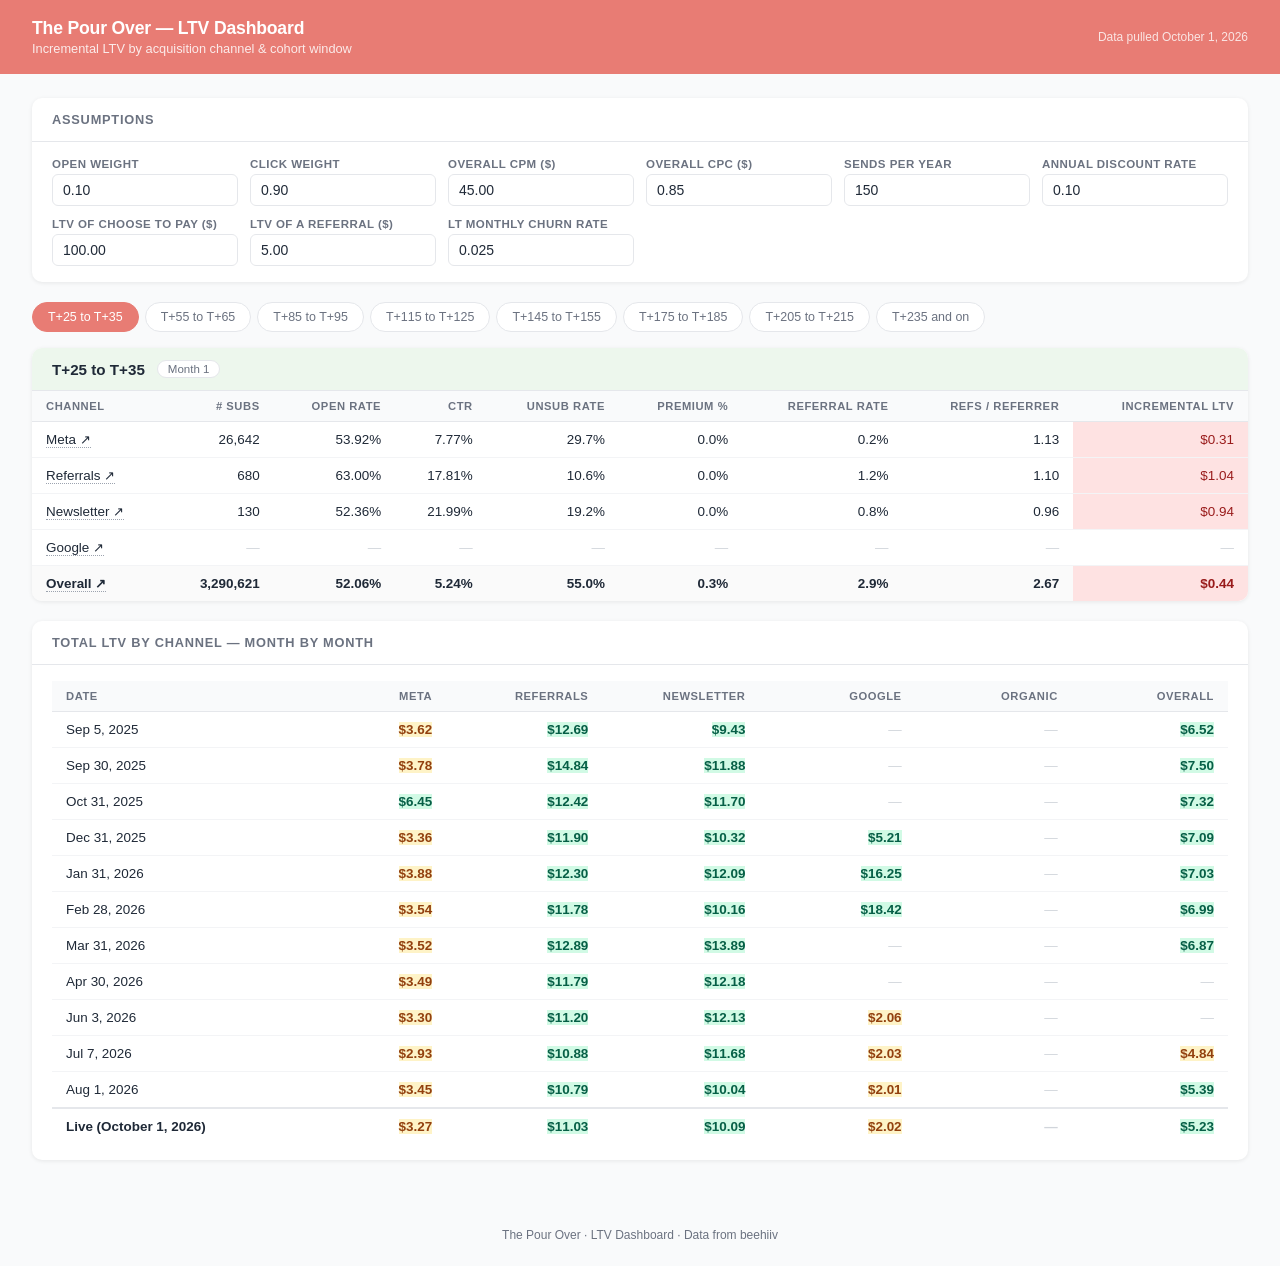
<file: index.html>
<!DOCTYPE html>
<html lang="en">
<head>
  <meta charset="UTF-8">
  <meta name="viewport" content="width=device-width, initial-scale=1.0">
  <title>The Pour Over — LTV Dashboard</title>
  <style>
    :root {
      --salmon: #E87C74;
      --salmon-light: #fdf2f1;
      --green-light: #edf7ed;
      --border: #e5e7eb;
      --text: #1f2937;
      --subtle: #6b7280;
      --bg: #f9fafb;
    }
    * { box-sizing: border-box; margin: 0; padding: 0; }
    body { font-family: -apple-system, BlinkMacSystemFont, 'Segoe UI', Roboto, sans-serif; background: var(--bg); color: var(--text); font-size: 14px; }

    header {
      background: var(--salmon);
      color: white;
      padding: 18px 32px;
      display: flex;
      align-items: center;
      justify-content: space-between;
    }
    header h1 { font-size: 1.1rem; font-weight: 700; letter-spacing: -0.01em; }
    header p { font-size: 0.8rem; opacity: 0.85; margin-top: 2px; }
    .updated { font-size: 0.75rem; opacity: 0.8; }

    .container { max-width: 1400px; margin: 0 auto; padding: 24px 32px; }

    /* Assumptions */
    .card { background: white; border-radius: 10px; box-shadow: 0 1px 4px rgba(0,0,0,0.08); margin-bottom: 20px; overflow: hidden; }
    .card-header { padding: 14px 20px; border-bottom: 1px solid var(--border); display: flex; align-items: center; gap: 10px; }
    .card-header h2 { font-size: 0.8rem; font-weight: 700; text-transform: uppercase; letter-spacing: 0.06em; color: var(--subtle); }
    .card-body { padding: 16px 20px; }

    .assumptions-grid {
      display: grid;
      grid-template-columns: repeat(auto-fill, minmax(160px, 1fr));
      gap: 12px;
    }
    .assumption-item label {
      display: block;
      font-size: 0.72rem;
      font-weight: 600;
      color: var(--subtle);
      margin-bottom: 4px;
      text-transform: uppercase;
      letter-spacing: 0.04em;
    }
    .assumption-item input {
      width: 100%;
      padding: 7px 10px;
      border: 1px solid var(--border);
      border-radius: 6px;
      font-size: 0.875rem;
      color: var(--text);
      transition: border-color 0.15s;
    }
    .assumption-item input:focus { outline: none; border-color: var(--salmon); box-shadow: 0 0 0 3px rgba(232,124,116,0.12); }

    /* Tabs */
    .tabs { display: flex; gap: 6px; margin-bottom: 16px; flex-wrap: wrap; }
    .tab {
      padding: 7px 15px;
      border-radius: 20px;
      border: 1.5px solid var(--border);
      background: white;
      cursor: pointer;
      font-size: 0.78rem;
      font-weight: 500;
      color: var(--subtle);
      transition: all 0.15s;
      white-space: nowrap;
    }
    .tab.active { background: var(--salmon); color: white; border-color: var(--salmon); }
    .tab:hover:not(.active) { border-color: var(--salmon); color: var(--salmon); }

    /* Detail table */
    .section-header {
      background: var(--green-light);
      padding: 12px 20px;
      display: flex;
      align-items: center;
      gap: 12px;
      border-bottom: 1px solid var(--border);
    }
    .section-header h3 { font-size: 0.95rem; font-weight: 700; }
    .badge {
      background: white;
      border: 1px solid var(--border);
      border-radius: 12px;
      padding: 2px 10px;
      font-size: 0.72rem;
      color: var(--subtle);
      font-weight: 500;
    }

    table { width: 100%; border-collapse: collapse; }
    thead tr { background: #f9fafb; }
    th {
      padding: 9px 14px;
      text-align: right;
      font-size: 0.7rem;
      font-weight: 700;
      color: var(--subtle);
      text-transform: uppercase;
      letter-spacing: 0.05em;
      border-bottom: 1px solid var(--border);
      white-space: nowrap;
    }
    th:first-child { text-align: left; }
    td { padding: 10px 14px; font-size: 0.84rem; text-align: right; border-bottom: 1px solid #f3f4f6; }
    td:first-child { text-align: left; font-weight: 500; }
    tr:last-child td { border-bottom: none; }
    tr.row-overall { background: #fafafa; }
    tr.row-overall td { font-weight: 600; }
    tr:hover td { background: var(--salmon-light); }
    tr.row-overall:hover td { background: #f0f0f0; }

    .zero { color: #d1d5db; }
    .ltv-cell { color: #059669; font-weight: 700; font-size: 0.9rem; }

    /* Summary table */
    .summary-wrap { overflow-x: auto; }
    .summary-table th:not(:first-child) { min-width: 110px; }
    .summary-channel { font-weight: 600; white-space: nowrap; }
    a.seg-link { color: inherit; text-decoration: none; border-bottom: 1px dotted #9ca3af; }
    a.seg-link:hover { color: #2563eb; border-bottom-color: #2563eb; }

    /* Color scale for LTV */
    .ltv-hi { background: #d1fae5 !important; color: #065f46 !important; }
    .ltv-mid { background: #fef3c7 !important; color: #92400e !important; }
    .ltv-lo { background: #fee2e2 !important; color: #991b1b !important; }

    .footer { text-align: center; padding: 24px; font-size: 0.75rem; color: var(--subtle); }
  </style>
</head>
<body>

<header>
  <div>
    <h1>The Pour Over — LTV Dashboard</h1>
    <p>Incremental LTV by acquisition channel &amp; cohort window</p>
  </div>
  <span class="updated">Data pulled October 1, 2026</span>
</header>

<div class="container">

  <!-- Assumptions -->
  <div class="card">
    <div class="card-header"><h2>Assumptions</h2></div>
    <div class="card-body">
      <div class="assumptions-grid">
        <div class="assumption-item">
          <label>Open Weight</label>
          <input type="number" id="openWeight" value="0.10" step="0.01" min="0" max="1" onchange="render()">
        </div>
        <div class="assumption-item">
          <label>Click Weight</label>
          <input type="number" id="clickWeight" value="0.90" step="0.01" min="0" max="1" onchange="render()">
        </div>
        <div class="assumption-item">
          <label>Overall CPM ($)</label>
          <input type="number" id="CPM" value="45.00" step="0.01" min="0" onchange="render()">
        </div>
        <div class="assumption-item">
          <label>Overall CPC ($)</label>
          <input type="number" id="CPC" value="0.85" step="0.01" min="0" onchange="render()">
        </div>
        <div class="assumption-item">
          <label>Sends Per Year</label>
          <input type="number" id="sendsPerYear" value="150" step="1" min="0" onchange="render()">
        </div>
        <div class="assumption-item">
          <label>Annual Discount Rate</label>
          <input type="number" id="discountRate" value="0.10" step="0.01" min="0" onchange="render()">
        </div>
        <div class="assumption-item">
          <label>LTV of Choose to Pay ($)</label>
          <input type="number" id="premiumLTV" value="100.00" step="1" min="0" onchange="render()">
        </div>
        <div class="assumption-item">
          <label>LTV of a Referral ($)</label>
          <input type="number" id="referralLTV" value="5.00" step="0.01" min="0" onchange="render()">
        </div>
        <div class="assumption-item">
          <label>LT Monthly Churn Rate</label>
          <input type="number" id="ltChurnRate" value="0.025" step="0.001" min="0" onchange="render()">
        </div>
      </div>
    </div>
  </div>

  <!-- Detail view -->
  <div class="tabs" id="tabs"></div>
  <div class="card" id="detailCard" style="margin-bottom:20px;">
    <div id="detailContent"></div>
  </div>

  <!-- Total LTV by Channel -->
  <div class="card" style="margin-bottom:20px;">
    <div class="card-header"><h2>Total LTV by Channel — Month by Month</h2></div>
    <div class="card-body summary-wrap">
      <table class="summary-table" id="totalLtvTable"></table>
    </div>
  </div>

</div>

<div class="footer">The Pour Over · LTV Dashboard · Data from beehiiv</div>

<script>
const timeWindows = [
  { name: "T+25 to T+35", month: 1, channels: [
    { channel: "Meta", subs: 26642, openRate: 0.5392, CTR: 0.0777, unsubRate: 0.297, premiumRate: 0.0, referralRate: 0.002, refsPerReferrer: 1.13, segUrl: "https://app.beehiiv.com/segments/6c3b3d61-d824-4d9c-9fdb-918279a1f93b/edit" },
    { channel: "Referrals", subs: 680, openRate: 0.63, CTR: 0.1781, unsubRate: 0.106, premiumRate: 0.0, referralRate: 0.012, refsPerReferrer: 1.1, segUrl: "https://app.beehiiv.com/segments/41f390a9-9c78-4912-8a7a-ceda870bfa25/edit" },
    { channel: "Newsletter", subs: 130, openRate: 0.5236, CTR: 0.2199, unsubRate: 0.192, premiumRate: 0.0, referralRate: 0.008, refsPerReferrer: 0.96, segUrl: "https://app.beehiiv.com/segments/277dbbd1-1612-423f-934a-e31f247a8452/edit" },
    { channel: "Google", subs: 0, openRate: 0.0, CTR: 0.0, unsubRate: 0.0, premiumRate: 0.0, referralRate: 0.0, refsPerReferrer: 0, segUrl: "https://app.beehiiv.com/segments/58db8f4a-8375-4c8c-aa08-04d76ddf64bd/edit" },
    { channel: "Overall", subs: 3290621, openRate: 0.5206, CTR: 0.0524, unsubRate: 0.55, premiumRate: 0.003, referralRate: 0.029, refsPerReferrer: 2.67, segUrl: "https://app.beehiiv.com/segments/903a0b2c-df83-4af2-b48c-dbe47f617925/edit", isOverall: true },
  ]},
  { name: "T+55 to T+65", month: 2, channels: [
    { channel: "Meta", subs: 21185, openRate: 0.5234, CTR: 0.0651, unsubRate: 0.322, premiumRate: 0.0, referralRate: 0.002, refsPerReferrer: 1.35, segUrl: "https://app.beehiiv.com/segments/53a5f291-de50-4346-8861-d22bb5fb139e/edit" },
    { channel: "Referrals", subs: 510, openRate: 0.6368, CTR: 0.1699, unsubRate: 0.118, premiumRate: 0.0, referralRate: 0.012, refsPerReferrer: 2.29, segUrl: "https://app.beehiiv.com/segments/ebab7836-f7dd-42ae-ab95-f366a8e1c221/edit" },
    { channel: "Newsletter", subs: 160, openRate: 0.5589, CTR: 0.1254, unsubRate: 0.294, premiumRate: 0.0, referralRate: 0.0, refsPerReferrer: 0, segUrl: "https://app.beehiiv.com/segments/58d3da86-8e56-4af4-8a17-f3b5a6e3153c/edit" },
    { channel: "Google", subs: 0, openRate: 0.0, CTR: 0.0, unsubRate: 0.0, premiumRate: 0.0, referralRate: 0.0, refsPerReferrer: 0, segUrl: "https://app.beehiiv.com/segments/2ba51541-d950-4d84-99df-0250116b7814/edit" },
    { channel: "Overall", subs: 3188548, openRate: 0.5205, CTR: 0.0523, unsubRate: 0.558, premiumRate: 0.003, referralRate: 0.029, refsPerReferrer: 2.75, segUrl: "https://app.beehiiv.com/segments/dc37662d-b5ae-4d46-bfa5-b49b947f8961/edit", isOverall: true },
  ]},
  { name: "T+85 to T+95", month: 3, channels: [
    { channel: "Meta", subs: 28331, openRate: 0.5093, CTR: 0.0606, unsubRate: 0.377, premiumRate: 0.0, referralRate: 0.003, refsPerReferrer: 1.61, segUrl: "https://app.beehiiv.com/segments/aadec63b-f0af-4217-be98-abeb42e684f9/edit" },
    { channel: "Referrals", subs: 709, openRate: 0.5904, CTR: 0.118, unsubRate: 0.161, premiumRate: 0.001, referralRate: 0.011, refsPerReferrer: 11.54, segUrl: "https://app.beehiiv.com/segments/fbffbbeb-8c57-4c94-811c-703dcb82264e/edit" },
    { channel: "Newsletter", subs: 139, openRate: 0.6217, CTR: 0.1419, unsubRate: 0.367, premiumRate: 0.014, referralRate: 0.014, refsPerReferrer: 2.06, segUrl: "https://app.beehiiv.com/segments/27a0aa37-cd0a-4de9-8aa1-3591f0de4f1f/edit" },
    { channel: "Google", subs: 0, openRate: 0.0, CTR: 0.0, unsubRate: 0.0, premiumRate: 0.0, referralRate: 0.0, refsPerReferrer: 0, segUrl: "https://app.beehiiv.com/segments/87cdf438-9fec-4c50-8ffa-18b84be1d5ad/edit" },
    { channel: "Overall", subs: 33139, openRate: 0.5157, CTR: 0.0693, unsubRate: 0.363, premiumRate: 0.001, referralRate: 0.004, refsPerReferrer: 2.32, segUrl: "https://app.beehiiv.com/segments/e0f6c8a0-456b-4739-8685-b87d5243ef34/edit", isOverall: true },
  ]},
  { name: "T+115 to T+125", month: 4, channels: [
    { channel: "Meta", subs: 21550, openRate: 0.5352, CTR: 0.056, unsubRate: 0.406, premiumRate: 0.001, referralRate: 0.005, refsPerReferrer: 1.82, segUrl: "https://app.beehiiv.com/segments/09d7fd51-50d1-45fa-89f3-15161d88f26c/edit" },
    { channel: "Referrals", subs: 746, openRate: 0.537, CTR: 0.1222, unsubRate: 0.229, premiumRate: 0.001, referralRate: 0.017, refsPerReferrer: 1.81, segUrl: "https://app.beehiiv.com/segments/e9e39b3f-b200-4d11-8200-81252f8c4174/edit" },
    { channel: "Newsletter", subs: 668, openRate: 0.623, CTR: 0.0725, unsubRate: 0.415, premiumRate: 0.001, referralRate: 0.004, refsPerReferrer: 1.5, segUrl: "https://app.beehiiv.com/segments/46d417d0-d806-4bf4-8405-31dcd7b0860f/edit" },
    { channel: "Google", subs: 0, openRate: 0.0, CTR: 0.0, unsubRate: 0.0, premiumRate: 0.0, referralRate: 0.0, refsPerReferrer: 0, segUrl: "https://app.beehiiv.com/segments/48c82a35-e97f-4a4f-8680-ffa18fb3819c/edit" },
    { channel: "Overall", subs: 28198, openRate: 0.5439, CTR: 0.0679, unsubRate: 0.386, premiumRate: 0.001, referralRate: 0.008, refsPerReferrer: 1.76, segUrl: "https://app.beehiiv.com/segments/ce3ff32e-f206-45f6-aaeb-2daad148a63f/edit", isOverall: true },
  ]},
  { name: "T+145 to T+155", month: 5, channels: [
    { channel: "Meta", subs: 23819, openRate: 0.4928, CTR: 0.0437, unsubRate: 0.457, premiumRate: 0.001, referralRate: 0.005, refsPerReferrer: 1.64, segUrl: "https://app.beehiiv.com/segments/5ecf62d4-ce51-4f14-8f16-aa2f5c3fb906/edit" },
    { channel: "Referrals", subs: 1593, openRate: 0.5318, CTR: 0.1007, unsubRate: 0.302, premiumRate: 0.001, referralRate: 0.015, refsPerReferrer: 2.26, segUrl: "https://app.beehiiv.com/segments/c62b4343-e0a6-41e2-ac99-0769d9f50738/edit" },
    { channel: "Newsletter", subs: 2211, openRate: 0.6587, CTR: 0.0711, unsubRate: 0.411, premiumRate: 0.004, referralRate: 0.009, refsPerReferrer: 2.16, segUrl: "https://app.beehiiv.com/segments/60ea906d-0252-4dc0-9de7-d92937753a8c/edit" },
    { channel: "Google", subs: 0, openRate: 0.0, CTR: 0.0, unsubRate: 0.0, premiumRate: 0.0, referralRate: 0.0, refsPerReferrer: 0, segUrl: "https://app.beehiiv.com/segments/eb379eea-c8da-497d-a1ba-02425d18bcb2/edit" },
    { channel: "Overall", subs: 30459, openRate: 0.5124, CTR: 0.0538, unsubRate: 0.434, premiumRate: 0.001, referralRate: 0.007, refsPerReferrer: 1.76, segUrl: "https://app.beehiiv.com/segments/19a9009d-d2de-4c8b-9caa-3d48a8b4aab1/edit", isOverall: true },
  ]},
  { name: "T+175 to T+185", month: 6, channels: [
    { channel: "Meta", subs: 13929, openRate: 0.4977, CTR: 0.0419, unsubRate: 0.481, premiumRate: 0.001, referralRate: 0.005, refsPerReferrer: 1.75, segUrl: "https://app.beehiiv.com/segments/a0fd1b94-68fe-48db-806d-85443f352aa6/edit" },
    { channel: "Referrals", subs: 1112, openRate: 0.569, CTR: 0.103, unsubRate: 0.239, premiumRate: 0.001, referralRate: 0.03, refsPerReferrer: 2.04, segUrl: "https://app.beehiiv.com/segments/e990d83c-346c-40e7-9927-d11388215923/edit" },
    { channel: "Newsletter", subs: 711, openRate: 0.6482, CTR: 0.0967, unsubRate: 0.475, premiumRate: 0.007, referralRate: 0.008, refsPerReferrer: 2.11, segUrl: "https://app.beehiiv.com/segments/310a34c3-4c93-434d-9262-915e27ea83ed/edit" },
    { channel: "Google", subs: 0, openRate: 0.0, CTR: 0.0, unsubRate: 0.0, premiumRate: 0.0, referralRate: 0.0, refsPerReferrer: 0, segUrl: "https://app.beehiiv.com/segments/ab31d1da-3fbd-47a3-9c7e-f07274729329/edit" },
    { channel: "Overall", subs: 20509, openRate: 0.5207, CTR: 0.062, unsubRate: 0.448, premiumRate: 0.001, referralRate: 0.01, refsPerReferrer: 1.85, segUrl: "https://app.beehiiv.com/segments/b8e6b764-add6-44af-a61f-c6bee61d1dac/edit", isOverall: true },
  ]},
  { name: "T+205 to T+215", month: 7, channels: [
    { channel: "Meta", subs: 33108, openRate: 0.4357, CTR: 0.04, unsubRate: 0.504, premiumRate: 0.001, referralRate: 0.005, refsPerReferrer: 1.5, segUrl: "https://app.beehiiv.com/segments/1c9628ef-9039-4482-b6ed-3d91d860c02c/edit" },
    { channel: "Referrals", subs: 2071, openRate: 0.5906, CTR: 0.0952, unsubRate: 0.246, premiumRate: 0.001, referralRate: 0.038, refsPerReferrer: 2.08, segUrl: "https://app.beehiiv.com/segments/a7aec5ca-2ca9-4a57-ab40-0073d34ebd66/edit" },
    { channel: "Newsletter", subs: 1644, openRate: 0.631, CTR: 0.0736, unsubRate: 0.371, premiumRate: 0.004, referralRate: 0.018, refsPerReferrer: 1.93, segUrl: "https://app.beehiiv.com/segments/daede9ce-9744-4c60-8787-69dcdc549891/edit" },
    { channel: "Google", subs: 0, openRate: 0.0, CTR: 0.0, unsubRate: 0.0, premiumRate: 0.0, referralRate: 0.0, refsPerReferrer: 0, segUrl: "https://app.beehiiv.com/segments/b33e8f81-9ea1-4e88-8b59-c26d0958b825/edit" },
    { channel: "Overall", subs: 44142, openRate: 0.4708, CTR: 0.0543, unsubRate: 0.462, premiumRate: 0.001, referralRate: 0.01, refsPerReferrer: 1.88, segUrl: "https://app.beehiiv.com/segments/1ad8f2bf-72c9-4d2d-aafe-59bc93ca442f/edit", isOverall: true },
  ]},
  { name: "T+235 and on", month: 8, channels: [
    { channel: "Meta", subs: 1489246, openRate: 0.4537, CTR: 0.0349, unsubRate: 0.604, premiumRate: 0.001, referralRate: 0.012, refsPerReferrer: 1.89, segUrl: "https://app.beehiiv.com/segments/22a78a73-9979-46a3-ba69-c7d5c4fefebc/edit" },
    { channel: "Referrals", subs: 108450, openRate: 0.6144, CTR: 0.0855, unsubRate: 0.447, premiumRate: 0.006, referralRate: 0.055, refsPerReferrer: 2.41, segUrl: "https://app.beehiiv.com/segments/34fba5bc-2d86-41f8-aae1-620669062334/edit" },
    { channel: "Newsletter", subs: 90392, openRate: 0.6346, CTR: 0.09, unsubRate: 0.503, premiumRate: 0.006, referralRate: 0.03, refsPerReferrer: 1.88, segUrl: "https://app.beehiiv.com/segments/e84e323e-337d-4ac8-8f9c-860233cc6de7/edit" },
    { channel: "Google", subs: 15320, openRate: 0.371, CTR: 0.0457, unsubRate: 0.679, premiumRate: 0.001, referralRate: 0.006, refsPerReferrer: 3.11, segUrl: "https://app.beehiiv.com/segments/f9c4983e-23fb-4727-95fe-afa6727c2a9d/edit" },
    { channel: "Overall", subs: 2680901, openRate: 0.5223, CTR: 0.0518, unsubRate: 0.583, premiumRate: 0.003, referralRate: 0.034, refsPerReferrer: 2.71, segUrl: "https://app.beehiiv.com/segments/4fd96a2c-1b57-4655-ba48-e0d301ba6462/edit", isOverall: true },
  ]},
];

let activeWindow = 0;

function getAssumptions() {
  return {
    openWeight:   parseFloat(document.getElementById('openWeight').value)   || 0,
    clickWeight:  parseFloat(document.getElementById('clickWeight').value)  || 0,
    CPM:          parseFloat(document.getElementById('CPM').value)          || 0,
    CPC:          parseFloat(document.getElementById('CPC').value)          || 0,
    sendsPerYear: parseFloat(document.getElementById('sendsPerYear').value) || 0,
    discountRate: parseFloat(document.getElementById('discountRate').value) || 0,
    premiumLTV:   parseFloat(document.getElementById('premiumLTV').value)   || 0,
    referralLTV:  parseFloat(document.getElementById('referralLTV').value)  || 0,
    ltChurnRate:  parseFloat(document.getElementById('ltChurnRate').value)  || 0,
  };
}

// First window: standard cumulative formula
function calcLTV_first(row, month, a) {
  if (row.subs === 0) return null;
  const spm = a.sendsPerYear / 12;
  const openRev  = a.openWeight  * (a.CPM / 1000) * row.openRate * month * spm;
  const clickRev = a.clickWeight * a.CPC * row.openRate * row.CTR * month * spm;
  const refVal   = a.referralLTV * row.referralRate * row.refsPerReferrer;
  const premVal  = a.premiumLTV  * row.premiumRate;
  const gross    = openRev + clickRev + refVal + premVal;
  const net      = gross * (1 - row.unsubRate);
  return net / Math.pow(1 + a.discountRate, month / 12);
}

// Subsequent windows: incremental formula (delta vs prior window)
function calcLTV_incremental(curr, mCurr, prev, mPrev, a) {
  if (curr.subs === 0) return null;
  const spm = a.sendsPerYear / 12;
  const churnDelta = curr.unsubRate - prev.unsubRate;
  const openRev  = a.openWeight * (a.CPM / 1000) * (curr.openRate * mCurr * spm - prev.openRate * mPrev * spm);
  const clickRev = a.clickWeight * a.CPC * (curr.openRate * curr.CTR * mCurr * spm - prev.openRate * prev.CTR * mPrev * spm) * (1 - churnDelta);
  const refVal   = a.referralLTV * ((curr.referralRate * curr.refsPerReferrer) - (prev.referralRate * prev.refsPerReferrer)) * (1 - churnDelta);
  const premVal  = a.premiumLTV  * (curr.premiumRate - prev.premiumRate) * (1 - churnDelta);
  return (openRev + clickRev + refVal + premVal) / Math.pow(1 + a.discountRate, mCurr / 12);
}

// Terminal window (T+235): perpetuity formula
function calcLTV_terminal(row, month, a) {
  if (row.subs === 0) return null;
  const spm = a.sendsPerYear / 12;
  const openRev  = a.openWeight  * (a.CPM / 1000) * row.openRate * spm;
  const clickRev = a.clickWeight * a.CPC * row.openRate * row.CTR * spm;
  const refVal   = a.referralLTV * row.referralRate * row.refsPerReferrer / month;
  const premVal  = a.premiumLTV  * row.premiumRate / month;
  const gross    = openRev + clickRev + refVal + premVal;
  return gross * (1 - a.ltChurnRate) / a.discountRate;
}

function calcLTV(row, month, a, prevRow, prevMonth, isTerminal) {
  if (isTerminal) return calcLTV_terminal(row, month, a);
  if (prevRow) return calcLTV_incremental(row, month, prevRow, prevMonth, a);
  return calcLTV_first(row, month, a);
}

function ltvClass(v) {
  if (v === null) return '';
  if (v >= 5.00) return 'ltv-hi';
  if (v >= 2.00) return 'ltv-mid';
  return 'ltv-lo';
}

function pct(v) { return v === 0 ? '<span class="zero">—</span>' : (v * 100).toFixed(1) + '%'; }
function num(v) { return v === 0 ? '<span class="zero">—</span>' : v.toLocaleString(); }
function dec(v) { return v === 0 ? '<span class="zero">—</span>' : v.toFixed(2); }
function money(v) { return v === null ? '<span class="zero">—</span>' : '$' + v.toFixed(2); }

function renderTabs() {
  document.getElementById('tabs').innerHTML = timeWindows.map((w, i) =>
    `<div class="tab ${i === activeWindow ? 'active' : ''}" onclick="setWindow(${i})">${w.name}</div>`
  ).join('');
}

function setWindow(i) { activeWindow = i; renderDetail(); renderTabs(); }

function renderDetail() {
  const a = getAssumptions();
  const w = timeWindows[activeWindow];
  const prevW = activeWindow > 0 ? timeWindows[activeWindow - 1] : null;
  const rows = w.channels.map(row => {
    const prevRow = prevW ? prevW.channels.find(r => r.channel === row.channel) : null;
    const isTerminal = activeWindow === timeWindows.length - 1;
    const ltv = calcLTV(row, w.month, a, prevRow, prevW ? prevW.month : null, isTerminal);
    const empty = row.subs === 0;
    return `
      <tr class="${row.isOverall ? 'row-overall' : ''}">
        <td>${row.segUrl ? `<a class="seg-link" href="${row.segUrl}" target="_blank" rel="noopener" title="Open this segment in beehiiv">${row.channel} ↗</a>` : row.channel}</td>
        <td>${num(row.subs)}</td>
        <td>${empty ? '<span class="zero">—</span>' : (row.openRate*100).toFixed(2)+'%'}</td>
        <td>${empty ? '<span class="zero">—</span>' : (row.CTR*100).toFixed(2)+'%'}</td>
        <td>${empty ? '<span class="zero">—</span>' : (row.unsubRate*100).toFixed(1)+'%'}</td>
        <td>${empty ? '<span class="zero">—</span>' : (row.premiumRate*100).toFixed(1)+'%'}</td>
        <td>${empty ? '<span class="zero">—</span>' : (row.referralRate*100).toFixed(1)+'%'}</td>
        <td>${empty ? '<span class="zero">—</span>' : row.refsPerReferrer.toFixed(2)}</td>
        <td class="${ltvClass(ltv)}">${money(ltv)}</td>
      </tr>`;
  }).join('');

  document.getElementById('detailContent').innerHTML = `
    <div class="section-header">
      <h3>${w.name}</h3>
      <span class="badge">Month ${w.month}</span>
    </div>
    <table>
      <thead>
        <tr>
          <th>Channel</th>
          <th># Subs</th>
          <th>Open Rate</th>
          <th>CTR</th>
          <th>Unsub Rate</th>
          <th>Premium %</th>
          <th>Referral Rate</th>
          <th>Refs / Referrer</th>
          <th>${activeWindow === timeWindows.length - 1 ? 'Terminal LTV' : 'Incremental LTV'}</th>
        </tr>
      </thead>
      <tbody>${rows}</tbody>
    </table>`;
}

function renderSummary() {
  const a = getAssumptions();
  const channels = ['Meta', 'Referrals', 'Newsletter', 'Google', 'Overall'];

  const headerRow = `<tr>
    <th style="text-align:left">Channel</th>
    ${timeWindows.map(w => `<th>${w.name}</th>`).join('')}
    <th style="border-left:2px solid #d1d5db">Total LTV</th>
  </tr>`;

  const bodyRows = channels.map(ch => {
    let total = 0;
    let hasAny = false;
    const cells = timeWindows.map((w, wi) => {
      const row = w.channels.find(r => r.channel === ch);
      const prevW = wi > 0 ? timeWindows[wi - 1] : null;
      const prevRow = prevW ? prevW.channels.find(r => r.channel === ch) : null;
      const isTerminal = wi === timeWindows.length - 1;
      const ltv = row ? calcLTV(row, w.month, a, prevRow, prevW ? prevW.month : null, isTerminal) : null;
      if (ltv !== null) { total += ltv; hasAny = true; }
      return `<td class="${ltvClass(ltv)}" style="font-weight:600">${money(ltv)}</td>`;
    }).join('');
    const totalDisplay = hasAny ? '$' + total.toFixed(2) : '<span class="zero">—</span>';
    const totalClass = hasAny ? ltvClass(total / timeWindows.length) : '';
    return `<tr><td class="summary-channel">${ch}</td>${cells}<td class="${totalClass}" style="font-weight:700;border-left:2px solid #d1d5db;font-size:0.95rem">${totalDisplay}</td></tr>`;
  }).join('');

  document.getElementById('summaryTable').innerHTML = `
    <thead>${headerRow}</thead>
    <tbody>${bodyRows}</tbody>`;
}

// Historical monthly snapshots from spreadsheet
const historicalMonths = [
  { label: 'Sep 5, 2025',  note: 'Data range: all T+ windows as of 9/5/2025',   meta: 3.62,  referrals: 12.69, newsletter: 9.43,  google: null,  organic: null, overall: 6.52 },
  { label: 'Sep 30, 2025', note: 'Data range: all T+ windows as of 9/30/2025',  meta: 3.78,  referrals: 14.84, newsletter: 11.88, google: null,  organic: null, overall: 7.50 },
  { label: 'Oct 31, 2025', note: 'Data range: all T+ windows as of 10/31/2025', meta: 6.45,  referrals: 12.42, newsletter: 11.70, google: null,  organic: null, overall: 7.32 },
  { label: 'Dec 31, 2025', note: 'Data range: all T+ windows as of 12/31/2025', meta: 3.36,  referrals: 11.90, newsletter: 10.32, google: 5.21,  organic: null, overall: 7.09 },
  { label: 'Jan 31, 2026', note: 'Data range: all T+ windows as of 1/31/2026',  meta: 3.88,  referrals: 12.30, newsletter: 12.09, google: 16.25, organic: null, overall: 7.03 },
  { label: 'Feb 28, 2026', note: 'Data range: all T+ windows as of 2/28/2026',  meta: 3.54,  referrals: 11.78, newsletter: 10.16, google: 18.42, organic: null, overall: 6.99 },
  { label: 'Mar 31, 2026', note: 'Data range: all T+ windows as of 3/31/2026',  meta: 3.52,  referrals: 12.89, newsletter: 13.89, google: null,  organic: null, overall: 6.87 },
  { label: 'Apr 30, 2026', note: 'Data range: all T+ windows as of 4/30/2026',  meta: 3.49,  referrals: 11.79, newsletter: 12.18, google: null,  organic: null, overall: null },
];

// Archived live pulls: each monthly refresh's timeWindows data, kept so past
// pulls stay in the Total LTV table. Computed with the CURRENT assumptions,
// so they are apples-to-apples with the Live row (the static spreadsheet rows
// above are not). update_data.py appends the outgoing pull here on each run.
const archivedPulls = [
  { label: "Jun 3, 2026", windows: [
  { name: "T+25 to T+35", month: 1, channels: [
    { channel: "Meta",       subs: 24149,    openRate: 0.4929, CTR: 0.0674, unsubRate: 0.259, premiumRate: 0.000, referralRate: 0.003, refsPerReferrer: 1.61 },
    { channel: "Referrals",  subs: 1605,     openRate: 0.5722, CTR: 0.1655, unsubRate: 0.091, premiumRate: 0.001, referralRate: 0.008, refsPerReferrer: 2.38 },
    { channel: "Newsletter", subs: 2222,     openRate: 0.6944, CTR: 0.1036, unsubRate: 0.233, premiumRate: 0.001, referralRate: 0.005, refsPerReferrer: 1.83 },
    { channel: "Google",     subs: 0,        openRate: 0,      CTR: 0,      unsubRate: 0,     premiumRate: 0,     referralRate: 0,     refsPerReferrer: 0 },
  ]},
  { name: "T+55 to T+65", month: 2, channels: [
    { channel: "Meta",       subs: 13054,    openRate: 0.4694, CTR: 0.0551, unsubRate: 0.310, premiumRate: 0.000, referralRate: 0.003, refsPerReferrer: 1.84 },
    { channel: "Referrals",  subs: 1093,     openRate: 0.5837, CTR: 0.1385, unsubRate: 0.109, premiumRate: 0.000, referralRate: 0.019, refsPerReferrer: 1.76 },
    { channel: "Newsletter", subs: 704,      openRate: 0.6663, CTR: 0.1120, unsubRate: 0.352, premiumRate: 0.004, referralRate: 0.004, refsPerReferrer: 3.00 },
    { channel: "Google",     subs: 0,        openRate: 0,      CTR: 0,      unsubRate: 0,     premiumRate: 0,     referralRate: 0,     refsPerReferrer: 0 },
  ]},
  { name: "T+85 to T+95", month: 3, channels: [
    { channel: "Meta",       subs: 33120,    openRate: 0.4046, CTR: 0.0485, unsubRate: 0.319, premiumRate: 0.000, referralRate: 0.003, refsPerReferrer: 1.68 },
    { channel: "Referrals",  subs: 2070,     openRate: 0.5992, CTR: 0.1226, unsubRate: 0.119, premiumRate: 0.000, referralRate: 0.032, refsPerReferrer: 1.85 },
    { channel: "Newsletter", subs: 1664,     openRate: 0.6353, CTR: 0.0837, unsubRate: 0.247, premiumRate: 0.002, referralRate: 0.014, refsPerReferrer: 2.08 },
    { channel: "Google",     subs: 0,        openRate: 0,      CTR: 0,      unsubRate: 0,     premiumRate: 0,     referralRate: 0,     refsPerReferrer: 0 },
  ]},
  { name: "T+115 to T+125", month: 4, channels: [
    { channel: "Meta",       subs: 23193,    openRate: 0.4575, CTR: 0.0552, unsubRate: 0.412, premiumRate: 0.000, referralRate: 0.006, refsPerReferrer: 1.76 },
    { channel: "Referrals",  subs: 2525,     openRate: 0.5882, CTR: 0.1154, unsubRate: 0.160, premiumRate: 0.001, referralRate: 0.025, refsPerReferrer: 1.65 },
    { channel: "Newsletter", subs: 972,      openRate: 0.5446, CTR: 0.0806, unsubRate: 0.354, premiumRate: 0.000, referralRate: 0.010, refsPerReferrer: 1.90 },
    { channel: "Google",     subs: 0,        openRate: 0,      CTR: 0,      unsubRate: 0,     premiumRate: 0,     referralRate: 0,     refsPerReferrer: 0 },
  ]},
  { name: "T+145 to T+155", month: 5, channels: [
    { channel: "Meta",       subs: 49382,    openRate: 0.4250, CTR: 0.0497, unsubRate: 0.462, premiumRate: 0.000, referralRate: 0.007, refsPerReferrer: 1.72 },
    { channel: "Referrals",  subs: 2237,     openRate: 0.5600, CTR: 0.0986, unsubRate: 0.182, premiumRate: 0.003, referralRate: 0.025, refsPerReferrer: 2.21 },
    { channel: "Newsletter", subs: 1029,     openRate: 0.5763, CTR: 0.0840, unsubRate: 0.366, premiumRate: 0.001, referralRate: 0.014, refsPerReferrer: 1.29 },
    { channel: "Google",     subs: 0,        openRate: 0,      CTR: 0,      unsubRate: 0,     premiumRate: 0,     referralRate: 0,     refsPerReferrer: 0 },
  ]},
  { name: "T+175 to T+185", month: 6, channels: [
    { channel: "Meta",       subs: 14432,    openRate: 0.3056, CTR: 0.0406, unsubRate: 0.525, premiumRate: 0.000, referralRate: 0.003, refsPerReferrer: 1.45 },
    { channel: "Referrals",  subs: 725,      openRate: 0.5899, CTR: 0.1107, unsubRate: 0.232, premiumRate: 0.001, referralRate: 0.026, refsPerReferrer: 1.79 },
    { channel: "Newsletter", subs: 987,      openRate: 0.6162, CTR: 0.1132, unsubRate: 0.383, premiumRate: 0.000, referralRate: 0.018, refsPerReferrer: 1.39 },
    { channel: "Google",     subs: 0,        openRate: 0,      CTR: 0,      unsubRate: 0,     premiumRate: 0,     referralRate: 0,     refsPerReferrer: 0 },
  ]},
  { name: "T+205 to T+215", month: 7, channels: [
    { channel: "Meta",       subs: 8534,     openRate: 0.4474, CTR: 0.0381, unsubRate: 0.464, premiumRate: 0.001, referralRate: 0.006, refsPerReferrer: 1.37 },
    { channel: "Referrals",  subs: 1841,     openRate: 0.5909, CTR: 0.0984, unsubRate: 0.194, premiumRate: 0.002, referralRate: 0.030, refsPerReferrer: 1.82 },
    { channel: "Newsletter", subs: 1049,     openRate: 0.6275, CTR: 0.1117, unsubRate: 0.340, premiumRate: 0.007, referralRate: 0.030, refsPerReferrer: 1.84 },
    { channel: "Google",     subs: 0,        openRate: 0,      CTR: 0,      unsubRate: 0,     premiumRate: 0,     referralRate: 0,     refsPerReferrer: 0 },
  ]},
  { name: "T+235 and on", month: 8, channels: [
    { channel: "Meta",       subs: 1182138,  openRate: 0.4469, CTR: 0.0350, unsubRate: 0.531, premiumRate: 0.001, referralRate: 0.013, refsPerReferrer: 1.88 },
    { channel: "Referrals",  subs: 89381,    openRate: 0.6247, CTR: 0.0857, unsubRate: 0.408, premiumRate: 0.006, referralRate: 0.057, refsPerReferrer: 2.43 },
    { channel: "Newsletter", subs: 70154,    openRate: 0.6384, CTR: 0.0910, unsubRate: 0.462, premiumRate: 0.005, referralRate: 0.031, refsPerReferrer: 1.84 },
    { channel: "Google",     subs: 15320,    openRate: 0.3643, CTR: 0.0480, unsubRate: 0.574, premiumRate: 0.001, referralRate: 0.006, refsPerReferrer: 2.94 },
  ]},
  ] },
  { label: "Jul 7, 2026", windows: [
  { name: "T+25 to T+35", month: 1, channels: [
    { channel: "Meta", subs: 19066, openRate: 0.5303, CTR: 0.0921, unsubRate: 0.248, premiumRate: 0.0, referralRate: 0.004, refsPerReferrer: 1.79, segUrl: "https://app.beehiiv.com/segments/6c3b3d61-d824-4d9c-9fdb-918279a1f93b/edit" },
    { channel: "Referrals", subs: 2130, openRate: 0.5573, CTR: 0.1912, unsubRate: 0.123, premiumRate: 0.0, referralRate: 0.007, refsPerReferrer: 2.07, segUrl: "https://app.beehiiv.com/segments/41f390a9-9c78-4912-8a7a-ceda870bfa25/edit" },
    { channel: "Newsletter", subs: 91, openRate: 0.5194, CTR: 0.129, unsubRate: 0.231, premiumRate: 0.011, referralRate: 0.033, refsPerReferrer: 2.0, segUrl: "https://app.beehiiv.com/segments/277dbbd1-1612-423f-934a-e31f247a8452/edit" },
    { channel: "Google", subs: 0, openRate: 0, CTR: 0, unsubRate: 0, premiumRate: 0, referralRate: 0, refsPerReferrer: 0, segUrl: "https://app.beehiiv.com/segments/58db8f4a-8375-4c8c-aa08-04d76ddf64bd/edit" },
    { channel: "Overall", subs: 3010951, openRate: 0.5171, CTR: 0.0525, unsubRate: 0.54, premiumRate: 0.003, referralRate: 0.03, refsPerReferrer: 2.7, segUrl: "https://app.beehiiv.com/segments/903a0b2c-df83-4af2-b48c-dbe47f617925/edit", isOverall: true },
  ]},
  { name: "T+55 to T+65", month: 2, channels: [
    { channel: "Meta", subs: 19526, openRate: 0.4699, CTR: 0.0526, unsubRate: 0.305, premiumRate: 0.0, referralRate: 0.003, refsPerReferrer: 1.67, segUrl: "https://app.beehiiv.com/segments/53a5f291-de50-4346-8861-d22bb5fb139e/edit" },
    { channel: "Referrals", subs: 1606, openRate: 0.5337, CTR: 0.1276, unsubRate: 0.143, premiumRate: 0.0, referralRate: 0.014, refsPerReferrer: 2.05, segUrl: "https://app.beehiiv.com/segments/ebab7836-f7dd-42ae-ab95-f366a8e1c221/edit" },
    { channel: "Newsletter", subs: 2281, openRate: 0.6713, CTR: 0.0859, unsubRate: 0.298, premiumRate: 0.001, referralRate: 0.007, refsPerReferrer: 2.06, segUrl: "https://app.beehiiv.com/segments/58d3da86-8e56-4af4-8a17-f3b5a6e3153c/edit" },
    { channel: "Google", subs: 0, openRate: 0, CTR: 0, unsubRate: 0, premiumRate: 0, referralRate: 0, refsPerReferrer: 0, segUrl: "https://app.beehiiv.com/segments/2ba51541-d950-4d84-99df-0250116b7814/edit" },
    { channel: "Overall", subs: 2948899, openRate: 0.517, CTR: 0.0524, unsubRate: 0.545, premiumRate: 0.003, referralRate: 0.031, refsPerReferrer: 2.71, segUrl: "https://app.beehiiv.com/segments/dc37662d-b5ae-4d46-bfa5-b49b947f8961/edit", isOverall: true },
  ]},
  { name: "T+85 to T+95", month: 3, channels: [
    { channel: "Meta", subs: 18405, openRate: 0.4868, CTR: 0.0483, unsubRate: 0.402, premiumRate: 0.0, referralRate: 0.004, refsPerReferrer: 1.67, segUrl: "https://app.beehiiv.com/segments/aadec63b-f0af-4217-be98-abeb42e684f9/edit" },
    { channel: "Referrals", subs: 1353, openRate: 0.5717, CTR: 0.1194, unsubRate: 0.186, premiumRate: 0.001, referralRate: 0.024, refsPerReferrer: 2.12, segUrl: "https://app.beehiiv.com/segments/fbffbbeb-8c57-4c94-811c-703dcb82264e/edit" },
    { channel: "Newsletter", subs: 1065, openRate: 0.6328, CTR: 0.0853, unsubRate: 0.399, premiumRate: 0.003, referralRate: 0.004, refsPerReferrer: 2.5, segUrl: "https://app.beehiiv.com/segments/27a0aa37-cd0a-4de9-8aa1-3591f0de4f1f/edit" },
    { channel: "Google", subs: 0, openRate: 0, CTR: 0, unsubRate: 0, premiumRate: 0, referralRate: 0, refsPerReferrer: 0, segUrl: "https://app.beehiiv.com/segments/87cdf438-9fec-4c50-8ffa-18b84be1d5ad/edit" },
    { channel: "Overall", subs: 26269, openRate: 0.5121, CTR: 0.0668, unsubRate: 0.374, premiumRate: 0.001, referralRate: 0.008, refsPerReferrer: 1.87, segUrl: "https://app.beehiiv.com/segments/e0f6c8a0-456b-4739-8685-b87d5243ef34/edit", isOverall: true },
  ]},
  { name: "T+115 to T+125", month: 4, channels: [
    { channel: "Meta", subs: 23729, openRate: 0.4061, CTR: 0.0429, unsubRate: 0.468, premiumRate: 0.0, referralRate: 0.003, refsPerReferrer: 1.58, segUrl: "https://app.beehiiv.com/segments/09d7fd51-50d1-45fa-89f3-15161d88f26c/edit" },
    { channel: "Referrals", subs: 1852, openRate: 0.5989, CTR: 0.1072, unsubRate: 0.183, premiumRate: 0.0, referralRate: 0.026, refsPerReferrer: 1.78, segUrl: "https://app.beehiiv.com/segments/e9e39b3f-b200-4d11-8200-81252f8c4174/edit" },
    { channel: "Newsletter", subs: 809, openRate: 0.6424, CTR: 0.0858, unsubRate: 0.352, premiumRate: 0.0, referralRate: 0.011, refsPerReferrer: 1.78, segUrl: "https://app.beehiiv.com/segments/46d417d0-d806-4bf4-8405-31dcd7b0860f/edit" },
    { channel: "Google", subs: 0, openRate: 0, CTR: 0, unsubRate: 0, premiumRate: 0, referralRate: 0, refsPerReferrer: 0, segUrl: "https://app.beehiiv.com/segments/48c82a35-e97f-4a4f-8680-ffa18fb3819c/edit" },
    { channel: "Overall", subs: 34243, openRate: 0.4412, CTR: 0.0621, unsubRate: 0.443, premiumRate: 0.0, referralRate: 0.008, refsPerReferrer: 1.86, segUrl: "https://app.beehiiv.com/segments/ce3ff32e-f206-45f6-aaeb-2daad148a63f/edit", isOverall: true },
  ]},
  { name: "T+145 to T+155", month: 5, channels: [
    { channel: "Meta", subs: 17833, openRate: 0.4292, CTR: 0.047, unsubRate: 0.509, premiumRate: 0.0, referralRate: 0.004, refsPerReferrer: 1.68, segUrl: "https://app.beehiiv.com/segments/5ecf62d4-ce51-4f14-8f16-aa2f5c3fb906/edit" },
    { channel: "Referrals", subs: 1380, openRate: 0.5858, CTR: 0.1127, unsubRate: 0.225, premiumRate: 0.001, referralRate: 0.027, refsPerReferrer: 1.54, segUrl: "https://app.beehiiv.com/segments/c62b4343-e0a6-41e2-ac99-0769d9f50738/edit" },
    { channel: "Newsletter", subs: 2069, openRate: 0.6425, CTR: 0.099, unsubRate: 0.354, premiumRate: 0.001, referralRate: 0.019, refsPerReferrer: 2.44, segUrl: "https://app.beehiiv.com/segments/60ea906d-0252-4dc0-9de7-d92937753a8c/edit" },
    { channel: "Google", subs: 0, openRate: 0, CTR: 0, unsubRate: 0, premiumRate: 0, referralRate: 0, refsPerReferrer: 0, segUrl: "https://app.beehiiv.com/segments/eb379eea-c8da-497d-a1ba-02425d18bcb2/edit" },
    { channel: "Overall", subs: 26145, openRate: 0.4756, CTR: 0.0667, unsubRate: 0.464, premiumRate: 0.001, referralRate: 0.008, refsPerReferrer: 1.8, segUrl: "https://app.beehiiv.com/segments/19a9009d-d2de-4c8b-9caa-3d48a8b4aab1/edit", isOverall: true },
  ]},
  { name: "T+175 to T+185", month: 6, channels: [
    { channel: "Meta", subs: 46085, openRate: 0.4431, CTR: 0.0463, unsubRate: 0.516, premiumRate: 0.0, referralRate: 0.007, refsPerReferrer: 1.67, segUrl: "https://app.beehiiv.com/segments/a0fd1b94-68fe-48db-806d-85443f352aa6/edit" },
    { channel: "Referrals", subs: 2967, openRate: 0.5432, CTR: 0.0971, unsubRate: 0.261, premiumRate: 0.002, referralRate: 0.025, refsPerReferrer: 1.86, segUrl: "https://app.beehiiv.com/segments/e990d83c-346c-40e7-9927-d11388215923/edit" },
    { channel: "Newsletter", subs: 1940, openRate: 0.6173, CTR: 0.085, unsubRate: 0.403, premiumRate: 0.001, referralRate: 0.017, refsPerReferrer: 1.55, segUrl: "https://app.beehiiv.com/segments/310a34c3-4c93-434d-9262-915e27ea83ed/edit" },
    { channel: "Google", subs: 0, openRate: 0, CTR: 0, unsubRate: 0, premiumRate: 0, referralRate: 0, refsPerReferrer: 0, segUrl: "https://app.beehiiv.com/segments/ab31d1da-3fbd-47a3-9c7e-f07274729329/edit" },
    { channel: "Overall", subs: 57649, openRate: 0.464, CTR: 0.0572, unsubRate: 0.488, premiumRate: 0.002, referralRate: 0.01, refsPerReferrer: 1.72, segUrl: "https://app.beehiiv.com/segments/b8e6b764-add6-44af-a61f-c6bee61d1dac/edit", isOverall: true },
  ]},
  { name: "T+205 to T+215", month: 7, channels: [
    { channel: "Meta", subs: 15927, openRate: 0.3202, CTR: 0.0408, unsubRate: 0.597, premiumRate: 0.001, referralRate: 0.003, refsPerReferrer: 1.4, segUrl: "https://app.beehiiv.com/segments/1c9628ef-9039-4482-b6ed-3d91d860c02c/edit" },
    { channel: "Referrals", subs: 756, openRate: 0.5506, CTR: 0.1055, unsubRate: 0.32, premiumRate: 0.001, referralRate: 0.019, refsPerReferrer: 2.0, segUrl: "https://app.beehiiv.com/segments/a7aec5ca-2ca9-4a57-ab40-0073d34ebd66/edit" },
    { channel: "Newsletter", subs: 578, openRate: 0.6073, CTR: 0.1257, unsubRate: 0.379, premiumRate: 0.0, referralRate: 0.029, refsPerReferrer: 1.71, segUrl: "https://app.beehiiv.com/segments/daede9ce-9744-4c60-8787-69dcdc549891/edit" },
    { channel: "Google", subs: 0, openRate: 0, CTR: 0, unsubRate: 0, premiumRate: 0, referralRate: 0, refsPerReferrer: 0, segUrl: "https://app.beehiiv.com/segments/b33e8f81-9ea1-4e88-8b59-c26d0958b825/edit" },
    { channel: "Overall", subs: 19748, openRate: 0.3607, CTR: 0.055, unsubRate: 0.563, premiumRate: 0.001, referralRate: 0.006, refsPerReferrer: 1.66, segUrl: "https://app.beehiiv.com/segments/1ad8f2bf-72c9-4d2d-aafe-59bc93ca442f/edit", isOverall: true },
  ]},
  { name: "T+235 and on", month: 8, channels: [
    { channel: "Meta", subs: 1248111, openRate: 0.4488, CTR: 0.0347, unsubRate: 0.587, premiumRate: 0.001, referralRate: 0.013, refsPerReferrer: 1.89, segUrl: "https://app.beehiiv.com/segments/22a78a73-9979-46a3-ba69-c7d5c4fefebc/edit" },
    { channel: "Referrals", subs: 95092, openRate: 0.6201, CTR: 0.0856, unsubRate: 0.439, premiumRate: 0.006, referralRate: 0.057, refsPerReferrer: 2.42, segUrl: "https://app.beehiiv.com/segments/34fba5bc-2d86-41f8-aae1-620669062334/edit" },
    { channel: "Newsletter", subs: 77946, openRate: 0.6367, CTR: 0.0907, unsubRate: 0.485, premiumRate: 0.005, referralRate: 0.031, refsPerReferrer: 1.87, segUrl: "https://app.beehiiv.com/segments/e84e323e-337d-4ac8-8f9c-860233cc6de7/edit" },
    { channel: "Google", subs: 15320, openRate: 0.3649, CTR: 0.0471, unsubRate: 0.649, premiumRate: 0.001, referralRate: 0.006, refsPerReferrer: 2.91, segUrl: "https://app.beehiiv.com/segments/f9c4983e-23fb-4727-95fe-afa6727c2a9d/edit" },
    { channel: "Overall", subs: 2372147, openRate: 0.5224, CTR: 0.0518, unsubRate: 0.566, premiumRate: 0.003, referralRate: 0.036, refsPerReferrer: 2.76, segUrl: "https://app.beehiiv.com/segments/4fd96a2c-1b57-4655-ba48-e0d301ba6462/edit", isOverall: true },
  ]},
  ] },
  { label: "Aug 1, 2026", windows: [
  { name: "T+25 to T+35", month: 1, channels: [
    { channel: "Meta", subs: 28047, openRate: 0.4951, CTR: 0.0892, unsubRate: 0.24, premiumRate: 0.0, referralRate: 0.002, refsPerReferrer: 1.8, segUrl: "https://app.beehiiv.com/segments/6c3b3d61-d824-4d9c-9fdb-918279a1f93b/edit" },
    { channel: "Referrals", subs: 712, openRate: 0.6324, CTR: 0.1744, unsubRate: 0.059, premiumRate: 0.001, referralRate: 0.004, refsPerReferrer: 1.67, segUrl: "https://app.beehiiv.com/segments/41f390a9-9c78-4912-8a7a-ceda870bfa25/edit" },
    { channel: "Newsletter", subs: 156, openRate: 0.5972, CTR: 0.1546, unsubRate: 0.269, premiumRate: 0.013, referralRate: 0.013, refsPerReferrer: 1.0, segUrl: "https://app.beehiiv.com/segments/277dbbd1-1612-423f-934a-e31f247a8452/edit" },
    { channel: "Google", subs: 0, openRate: 0.0, CTR: 0.0, unsubRate: 0.0, premiumRate: 0.0, referralRate: 0.0, refsPerReferrer: 0, segUrl: "https://app.beehiiv.com/segments/58db8f4a-8375-4c8c-aa08-04d76ddf64bd/edit" },
    { channel: "Overall", subs: 3093048, openRate: 0.5173, CTR: 0.0523, unsubRate: 0.548, premiumRate: 0.003, referralRate: 0.03, refsPerReferrer: 2.7, segUrl: "https://app.beehiiv.com/segments/903a0b2c-df83-4af2-b48c-dbe47f617925/edit", isOverall: true },
  ]},
  { name: "T+55 to T+65", month: 2, channels: [
    { channel: "Meta", subs: 21492, openRate: 0.5101, CTR: 0.0691, unsubRate: 0.309, premiumRate: 0.001, referralRate: 0.004, refsPerReferrer: 1.7, segUrl: "https://app.beehiiv.com/segments/53a5f291-de50-4346-8861-d22bb5fb139e/edit" },
    { channel: "Referrals", subs: 503, openRate: 0.5745, CTR: 0.1557, unsubRate: 0.121, premiumRate: 0.0, referralRate: 0.016, refsPerReferrer: 1.88, segUrl: "https://app.beehiiv.com/segments/ebab7836-f7dd-42ae-ab95-f366a8e1c221/edit" },
    { channel: "Newsletter", subs: 782, openRate: 0.6336, CTR: 0.1053, unsubRate: 0.336, premiumRate: 0.001, referralRate: 0.006, refsPerReferrer: 1.4, segUrl: "https://app.beehiiv.com/segments/58d3da86-8e56-4af4-8a17-f3b5a6e3153c/edit" },
    { channel: "Google", subs: 0, openRate: 0.0, CTR: 0.0, unsubRate: 0.0, premiumRate: 0.0, referralRate: 0.0, refsPerReferrer: 0, segUrl: "https://app.beehiiv.com/segments/2ba51541-d950-4d84-99df-0250116b7814/edit" },
    { channel: "Overall", subs: 2995351, openRate: 0.5173, CTR: 0.0521, unsubRate: 0.557, premiumRate: 0.003, referralRate: 0.031, refsPerReferrer: 2.7, segUrl: "https://app.beehiiv.com/segments/dc37662d-b5ae-4d46-bfa5-b49b947f8961/edit", isOverall: true },
  ]},
  { name: "T+85 to T+95", month: 3, channels: [
    { channel: "Meta", subs: 24184, openRate: 0.4776, CTR: 0.0482, unsubRate: 0.399, premiumRate: 0.001, referralRate: 0.004, refsPerReferrer: 1.67, segUrl: "https://app.beehiiv.com/segments/aadec63b-f0af-4217-be98-abeb42e684f9/edit" },
    { channel: "Referrals", subs: 1579, openRate: 0.5199, CTR: 0.1133, unsubRate: 0.243, premiumRate: 0.001, referralRate: 0.014, refsPerReferrer: 2.27, segUrl: "https://app.beehiiv.com/segments/fbffbbeb-8c57-4c94-811c-703dcb82264e/edit" },
    { channel: "Newsletter", subs: 2237, openRate: 0.6549, CTR: 0.0792, unsubRate: 0.339, premiumRate: 0.004, referralRate: 0.008, refsPerReferrer: 2.11, segUrl: "https://app.beehiiv.com/segments/27a0aa37-cd0a-4de9-8aa1-3591f0de4f1f/edit" },
    { channel: "Google", subs: 0, openRate: 0.0, CTR: 0.0, unsubRate: 0.0, premiumRate: 0.0, referralRate: 0.0, refsPerReferrer: 0, segUrl: "https://app.beehiiv.com/segments/87cdf438-9fec-4c50-8ffa-18b84be1d5ad/edit" },
    { channel: "Overall", subs: 30938, openRate: 0.4976, CTR: 0.0591, unsubRate: 0.375, premiumRate: 0.001, referralRate: 0.006, refsPerReferrer: 1.78, segUrl: "https://app.beehiiv.com/segments/e0f6c8a0-456b-4739-8685-b87d5243ef34/edit", isOverall: true },
  ]},
  { name: "T+115 to T+125", month: 4, channels: [
    { channel: "Meta", subs: 12684, openRate: 0.4702, CTR: 0.0451, unsubRate: 0.46, premiumRate: 0.001, referralRate: 0.004, refsPerReferrer: 1.85, segUrl: "https://app.beehiiv.com/segments/09d7fd51-50d1-45fa-89f3-15161d88f26c/edit" },
    { channel: "Referrals", subs: 1000, openRate: 0.5539, CTR: 0.1099, unsubRate: 0.213, premiumRate: 0.001, referralRate: 0.022, refsPerReferrer: 1.95, segUrl: "https://app.beehiiv.com/segments/e9e39b3f-b200-4d11-8200-81252f8c4174/edit" },
    { channel: "Newsletter", subs: 687, openRate: 0.6565, CTR: 0.0996, unsubRate: 0.438, premiumRate: 0.009, referralRate: 0.006, refsPerReferrer: 2.5, segUrl: "https://app.beehiiv.com/segments/46d417d0-d806-4bf4-8405-31dcd7b0860f/edit" },
    { channel: "Google", subs: 0, openRate: 0.0, CTR: 0.0, unsubRate: 0.0, premiumRate: 0.0, referralRate: 0.0, refsPerReferrer: 0, segUrl: "https://app.beehiiv.com/segments/48c82a35-e97f-4a4f-8680-ffa18fb3819c/edit" },
    { channel: "Overall", subs: 18533, openRate: 0.4982, CTR: 0.0661, unsubRate: 0.426, premiumRate: 0.001, referralRate: 0.008, refsPerReferrer: 1.79, segUrl: "https://app.beehiiv.com/segments/ce3ff32e-f206-45f6-aaeb-2daad148a63f/edit", isOverall: true },
  ]},
  { name: "T+145 to T+155", month: 5, channels: [
    { channel: "Meta", subs: 33297, openRate: 0.418, CTR: 0.043, unsubRate: 0.484, premiumRate: 0.001, referralRate: 0.004, refsPerReferrer: 1.67, segUrl: "https://app.beehiiv.com/segments/5ecf62d4-ce51-4f14-8f16-aa2f5c3fb906/edit" },
    { channel: "Referrals", subs: 2044, openRate: 0.5773, CTR: 0.1038, unsubRate: 0.224, premiumRate: 0.001, referralRate: 0.034, refsPerReferrer: 2.07, segUrl: "https://app.beehiiv.com/segments/c62b4343-e0a6-41e2-ac99-0769d9f50738/edit" },
    { channel: "Newsletter", subs: 1673, openRate: 0.6296, CTR: 0.0765, unsubRate: 0.345, premiumRate: 0.004, referralRate: 0.016, refsPerReferrer: 2.0, segUrl: "https://app.beehiiv.com/segments/60ea906d-0252-4dc0-9de7-d92937753a8c/edit" },
    { channel: "Google", subs: 0, openRate: 0.0, CTR: 0.0, unsubRate: 0.0, premiumRate: 0.0, referralRate: 0.0, refsPerReferrer: 0, segUrl: "https://app.beehiiv.com/segments/eb379eea-c8da-497d-a1ba-02425d18bcb2/edit" },
    { channel: "Overall", subs: 44012, openRate: 0.4541, CTR: 0.0572, unsubRate: 0.443, premiumRate: 0.001, referralRate: 0.008, refsPerReferrer: 1.91, segUrl: "https://app.beehiiv.com/segments/19a9009d-d2de-4c8b-9caa-3d48a8b4aab1/edit", isOverall: true },
  ]},
  { name: "T+175 to T+185", month: 6, channels: [
    { channel: "Meta", subs: 24476, openRate: 0.4704, CTR: 0.0496, unsubRate: 0.503, premiumRate: 0.001, referralRate: 0.007, refsPerReferrer: 1.68, segUrl: "https://app.beehiiv.com/segments/a0fd1b94-68fe-48db-806d-85443f352aa6/edit" },
    { channel: "Referrals", subs: 3509, openRate: 0.5717, CTR: 0.1015, unsubRate: 0.249, premiumRate: 0.001, referralRate: 0.027, refsPerReferrer: 1.92, segUrl: "https://app.beehiiv.com/segments/e990d83c-346c-40e7-9927-d11388215923/edit" },
    { channel: "Newsletter", subs: 2423, openRate: 0.5921, CTR: 0.0767, unsubRate: 0.402, premiumRate: 0.002, referralRate: 0.015, refsPerReferrer: 1.75, segUrl: "https://app.beehiiv.com/segments/310a34c3-4c93-434d-9262-915e27ea83ed/edit" },
    { channel: "Google", subs: 0, openRate: 0.0, CTR: 0.0, unsubRate: 0.0, premiumRate: 0.0, referralRate: 0.0, refsPerReferrer: 0, segUrl: "https://app.beehiiv.com/segments/ab31d1da-3fbd-47a3-9c7e-f07274729329/edit" },
    { channel: "Overall", subs: 37784, openRate: 0.5056, CTR: 0.0664, unsubRate: 0.453, premiumRate: 0.001, referralRate: 0.012, refsPerReferrer: 1.78, segUrl: "https://app.beehiiv.com/segments/b8e6b764-add6-44af-a61f-c6bee61d1dac/edit", isOverall: true },
  ]},
  { name: "T+205 to T+215", month: 7, channels: [
    { channel: "Meta", subs: 49535, openRate: 0.4403, CTR: 0.0458, unsubRate: 0.544, premiumRate: 0.001, referralRate: 0.008, refsPerReferrer: 1.74, segUrl: "https://app.beehiiv.com/segments/1c9628ef-9039-4482-b6ed-3d91d860c02c/edit" },
    { channel: "Referrals", subs: 2159, openRate: 0.5521, CTR: 0.0874, unsubRate: 0.287, premiumRate: 0.005, referralRate: 0.025, refsPerReferrer: 2.25, segUrl: "https://app.beehiiv.com/segments/a7aec5ca-2ca9-4a57-ab40-0073d34ebd66/edit" },
    { channel: "Newsletter", subs: 1515, openRate: 0.6165, CTR: 0.0802, unsubRate: 0.455, premiumRate: 0.005, referralRate: 0.017, refsPerReferrer: 1.42, segUrl: "https://app.beehiiv.com/segments/daede9ce-9744-4c60-8787-69dcdc549891/edit" },
    { channel: "Google", subs: 0, openRate: 0.0, CTR: 0.0, unsubRate: 0.0, premiumRate: 0.0, referralRate: 0.0, refsPerReferrer: 0, segUrl: "https://app.beehiiv.com/segments/b33e8f81-9ea1-4e88-8b59-c26d0958b825/edit" },
    { channel: "Overall", subs: 59259, openRate: 0.4576, CTR: 0.0547, unsubRate: 0.523, premiumRate: 0.002, referralRate: 0.01, refsPerReferrer: 1.8, segUrl: "https://app.beehiiv.com/segments/1ad8f2bf-72c9-4d2d-aafe-59bc93ca442f/edit", isOverall: true },
  ]},
  { name: "T+235 and on", month: 8, channels: [
    { channel: "Meta", subs: 1274331, openRate: 0.4494, CTR: 0.0343, unsubRate: 0.602, premiumRate: 0.001, referralRate: 0.013, refsPerReferrer: 1.89, segUrl: "https://app.beehiiv.com/segments/22a78a73-9979-46a3-ba69-c7d5c4fefebc/edit" },
    { channel: "Referrals", subs: 97502, openRate: 0.6179, CTR: 0.0852, unsubRate: 0.449, premiumRate: 0.006, referralRate: 0.056, refsPerReferrer: 2.42, segUrl: "https://app.beehiiv.com/segments/34fba5bc-2d86-41f8-aae1-620669062334/edit" },
    { channel: "Newsletter", subs: 80571, openRate: 0.6351, CTR: 0.0903, unsubRate: 0.495, premiumRate: 0.006, referralRate: 0.031, refsPerReferrer: 1.86, segUrl: "https://app.beehiiv.com/segments/e84e323e-337d-4ac8-8f9c-860233cc6de7/edit" },
    { channel: "Google", subs: 15320, openRate: 0.3665, CTR: 0.0463, unsubRate: 0.665, premiumRate: 0.001, referralRate: 0.006, refsPerReferrer: 2.91, segUrl: "https://app.beehiiv.com/segments/f9c4983e-23fb-4727-95fe-afa6727c2a9d/edit" },
    { channel: "Overall", subs: 2410459, openRate: 0.5221, CTR: 0.0516, unsubRate: 0.578, premiumRate: 0.004, referralRate: 0.036, refsPerReferrer: 2.76, segUrl: "https://app.beehiiv.com/segments/4fd96a2c-1b57-4655-ba48-e0d301ba6462/edit", isOverall: true },
  ]},
  ] },
];

function calcTotals(a, windows) {
  const channels = ['Meta', 'Referrals', 'Newsletter', 'Google', 'Overall'];
  const result = {};
  channels.forEach(ch => {
    const total = windows.reduce((sum, w, wi) => {
      const row = w.channels.find(r => r.channel === ch);
      const prevW = wi > 0 ? windows[wi - 1] : null;
      const prevRow = prevW ? prevW.channels.find(r => r.channel === ch) : null;
      const isTerminal = wi === windows.length - 1;
      const ltv = row ? calcLTV(row, w.month, a, prevRow, prevW ? prevW.month : null, isTerminal) : null;
      return ltv !== null ? sum + ltv : sum;
    }, 0);
    result[ch] = total > 0 ? total : null;
  });
  return result;
}

function fmt(v) {
  if (v === null || v === undefined) return '<span class="zero">—</span>';
  return `<span class="${ltvClass(v)}" style="font-weight:600">$${v.toFixed(2)}</span>`;
}

function renderTotalLTV() {
  const a = getAssumptions();
  const channels = ['Meta', 'Referrals', 'Newsletter', 'Google', 'Organic', 'Overall'];

  const header = `<tr>
    <th style="text-align:left">Date</th>
    ${channels.map(c => `<th>${c}</th>`).join('')}
  </tr>`;

  // Live row label follows the header's "Data pulled <date>" stamp.
  const liveDate = (document.querySelector('.updated').textContent.match(/Data pulled (.+)/) || [, '?'])[1];
  const entries = [
    ...historicalMonths.map(m => ({ label: m.label, data: {
      Meta: m.meta, Referrals: m.referrals, Newsletter: m.newsletter,
      Google: m.google, Organic: m.organic, Overall: m.overall
    } })),
    ...archivedPulls.map(p => ({ label: p.label, data: calcTotals(a, p.windows) })),
    { label: `Live (${liveDate})`, data: calcTotals(a, timeWindows), live: true },
  ];
  const rows = entries.map(m => {
    const style = m.live ? 'font-weight:600;border-top:2px solid var(--border);' : '';
    return `<tr style="${style}">
      <td style="white-space:nowrap;font-weight:${m.live ? '700' : '500'}">${m.label}</td>
      ${channels.map(c => `<td>${fmt(m.data[c])}</td>`).join('')}
    </tr>`;
  }).join('');

  document.getElementById('totalLtvTable').innerHTML = `<thead>${header}</thead><tbody>${rows}</tbody>`;
}

function render() { renderTabs(); renderDetail(); renderTotalLTV(); }
render();
</script>
</body>
</html>
</file>
